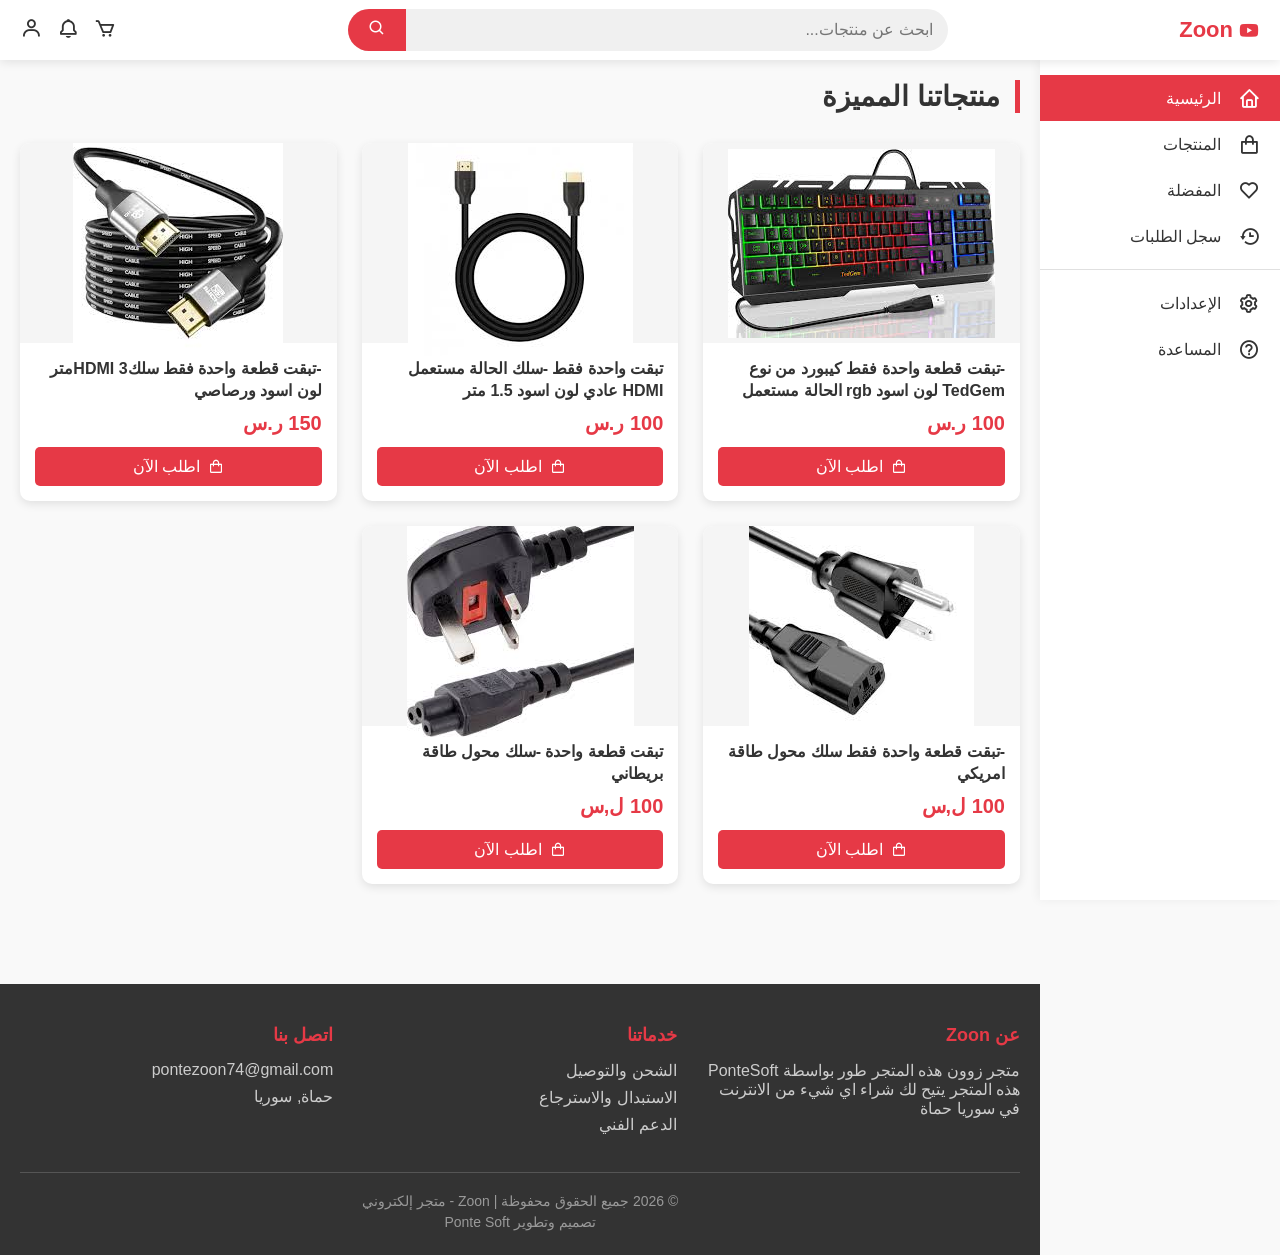
<file: index.html>
<!DOCTYPE html>
<html lang="ar" dir="rtl">
<head>
    <meta charset="UTF-8">
    <meta name="viewport" content="width=device-width, initial-scale=1.0">
    <title>Zoon - متجر إلكتروني</title>
    <link rel="stylesheet" href="style.css">
    <link rel="icon" href="img/img.png">
    <link href='https://unpkg.com/boxicons@2.1.4/css/boxicons.min.css' rel='stylesheet'>
    <link rel="stylesheet" href="https://cdnjs.cloudflare.com/ajax/libs/font-awesome/6.4.0/css/all.min.css">
</head>
<body>
    <!-- شريط التنقل العلوي (يشبه يوتيوب) -->
    <nav class="navbar">
        <div class="navbar-left">
            <button class="menu-icon" onclick="toggleMenu()">
                <i class='bx bx-menu'></i>
            </button>
            <div class="logo">
                <i class='bx bxl-youtube'></i>
                <span>Zoon</span>
            </div>
        </div>
        
        <div class="navbar-center">
            <div class="search-bar">
                <input type="text" placeholder="ابحث عن منتجات...">
                <button>
                    <i class='bx bx-search'></i>
                </button>
            </div>
        </div>
        
        <div class="navbar-right">
            <button><i class='bx bx-cart'></i></button>
            <button><i class='bx bx-bell'></i></button>
            <button><i class='bx bx-user'></i></button>
        </div>
    </nav>
    
    <!-- القائمة الجانبية (يشبه يوتيوب) -->
    <aside class="sidebar" id="sidebar">
        <a href="index.html" class="sidebar-item active">
            <i class='bx bx-home'></i>
            <span>الرئيسية</span>
        </a>
        <a href="#pro" class="sidebar-item">
            <i class='bx bx-shopping-bag'></i>
            <span>المنتجات</span>
        </a>
        <a href="#" class="sidebar-item">
            <i class='bx bx-heart'></i>
            <span>المفضلة</span>
        </a>
        <a href="#" class="sidebar-item">
            <i class='bx bx-history'></i>
            <span>سجل الطلبات</span>
        </a>
        <div class="sidebar-divider"></div>
        <a href="#" class="sidebar-item">
            <i class='bx bx-cog'></i>
            <span>الإعدادات</span>
        </a>
        <a href="#" class="sidebar-item">
            <i class='bx bx-help-circle'></i>
            <span>المساعدة</span>
        </a>
    </aside>
    
    <!-- المحتوى الرئيسي -->
    <main class="main-content">
        <h1 class="section-title">منتجاتنا المميزة</h1>
        <div class="products-grid" id="pro">
            <!-- المنتج 1 -->
            <div class="product-card">
                <div class="product-image">
                   <img src="img/keyboard.jpg" alt="">
                </div>
                <div class="product-info">
                    <h3 class="product-name">-تبقت قطعة واحدة فقط كيبورد من نوع TedGem لون اسود rgb الحالة مستعمل</h3>
                    <div class="product-price">100 ر.س</div>
                    <button class="order-button" onclick="openPopup('كييبورد TedGem')">
                        <i class='bx bx-shopping-bag'></i>
                        اطلب الآن
                    </button>
                </div>
            </div>
            
            <!-- المنتج 2 -->
            <div class="product-card">
                <div class="product-image">
                    <img src="img/hdmi1.jpg" alt="">
                </div>
                <div class="product-info">
                    <h3 class="product-name">تبقت واحدة فقط -سلك الحالة مستعمل HDMI عادي لون اسود 1.5 متر</h3>
                    <div class="product-price">100 ر.س</div>
                    <button class="order-button" onclick="openPopup('سلك hdmi عادي اسود')">
                        <i class='bx bx-shopping-bag'></i>
                        اطلب الآن
                    </button>
                </div>
            </div>
            
            <!-- المنتج 3 -->
            <div class="product-card">
                <div class="product-image">
                    <img src="img/HDMI3.jpg" alt="">
                </div>
                <div class="product-info">
                    <h3 class="product-name">-تبقت قطعة واحدة فقط سلكHDMI 3متر لون اسود ورصاصي </h3>
                    <div class="product-price">150 ر.س</div>
                    <button class="order-button" onclick="openPopup('سلك HDMI اسود ورصاصي')">
                        <i class='bx bx-shopping-bag'></i>
                        اطلب الآن
                    </button>
                </div>
            </div>
            
            <!-- المنتج 4 -->
            <div class="product-card">
                <div class="product-image">
                   <img src="img/khrb1.jpg" alt="">
                </div>
                <div class="product-info">
                    <h3 class="product-name">-تبقت قطعة واحدة فقط سلك محول طاقة امريكي</h3>
                    <div class="product-price">100 ل,س</div>
                    <button class="order-button" onclick="openPopup('سلك محول طاقة امريكي')">
                        <i class='bx bx-shopping-bag'></i>
                        اطلب الآن
                    </button>
                </div>
            </div>
            <!-- المنتج 2 -->
            <div class="product-card">
                <div class="product-image">
                   <img src="img/kahrb2.jpg" alt="">
                </div>
                <div class="product-info">
                    <h3 class="product-name"> تبقت قطعة واحدة -سلك محول طاقة بريطاني</h3>
                    <div class="product-price">100 ل,س</div>
                    <button class="order-button" onclick="openPopup('سلك محول طاقة بريطاني')">
                        <i class='bx bx-shopping-bag'></i>
                        اطلب الآن
                    </button>
                </div>
            </div>
        </div>
    </main>
    
    <!-- النافذة المنبثقة (تشبه يوتيوب) -->
    <div class="popup" id="popup">
        <div class="popup-content">
            <div class="popup-header">
                <h2 class="popup-title">اتمام الطلب</h2>
                <button class="close-button" onclick="closePoupup()">
                    <i class='bx bx-x'></i>
                </button>
            </div>
            <div class="popup-body">
                <form id="FORMS" method="POST">
                    <input type="hidden" id="productName" name="اسم الطلب">
                    
                    <div class="form-group">
                        <label for="fullName">الاسم الكامل</label>
                        <input type="text" id="fullName" name="الاسم" placeholder="أدخل اسمك الكامل" required>
                    </div>
                    
                    <div class="form-group">
                        <label for="phone">رقم الهاتف</label>
                        <input type="tel" id="phone" name="رقم الهاتف" placeholder="أدخل رقم هاتفك" required>
                    </div>
                    
                    <div class="form-group">
                        <label for="email">البريد الإلكتروني</label>
                        <input type="email" id="email" name="الايميل" placeholder="أدخل بريدك الإلكتروني">
                    </div>
                    
                    <div class="form-group">
                        <label for="address">العنوان الكامل</label>
                        <input type="text" id="address" name="العنوان" placeholder="أدخل عنوانك الكامل" required>
                    </div>
                    
                    <div class="form-group">
                        <label for="quantity">الكمية</label>
                        <input type="number" id="quantity" name="الكمية" min="1" value="1" required>
                    </div>
                    
                    <div class="form-group">
                        <label for="notes">معلومات إضافية</label>
                        <textarea id="notes" name="معلومات اضافية" placeholder="أي ملاحظات أو معلومات إضافية..."></textarea>
                    </div>
                    
                    <button type="submit" class="submit-button">
                        <i class='bx bx-send'></i>
                        إرسال الطلب
                    </button>
                </form>
            </div>
        </div>
    </div>
    
    <!-- التذييل -->
    <footer class="footer">
        <div class="container">
            <div class="footer-content">
                <div class="footer-section">
                    <h3>عن Zoon</h3>
                    <a href="#">متجر زوون هذه المتجر طور بواسطة PonteSoft هذه المتجر يتيح لك شراء اي شيء من الانترنت في سوريا حماة </a>
                </div>
                
                <div class="footer-section">
                    <h3>خدماتنا</h3>
                    <a href="pontezoon74@gmail.com">الشحن والتوصيل</a>
                    <a href="pontezoon74@gmail.com">الاستبدال والاسترجاع</a>
                    <a href="pontezoon74@gmail.com">الدعم الفني</a>
                </div>
                
                <div class="footer-section">
                    <h3>اتصل بنا</h3>
                    <a href="mailto:pontezoon74@gmail.com">pontezoon74@gmail.com</a>
                    <a href="#">حماة, سوريا</a>
                </div>
            </div>
            
            <div class="footer-bottom">
                <p>© 2026 جميع الحقوق محفوظة | Zoon - متجر إلكتروني</p>
                <p>تصميم وتطوير Ponte Soft</p>
            </div>
        </div>
    </footer>
    
    <script src="script.js"></script>
</body>
</html>
</file>
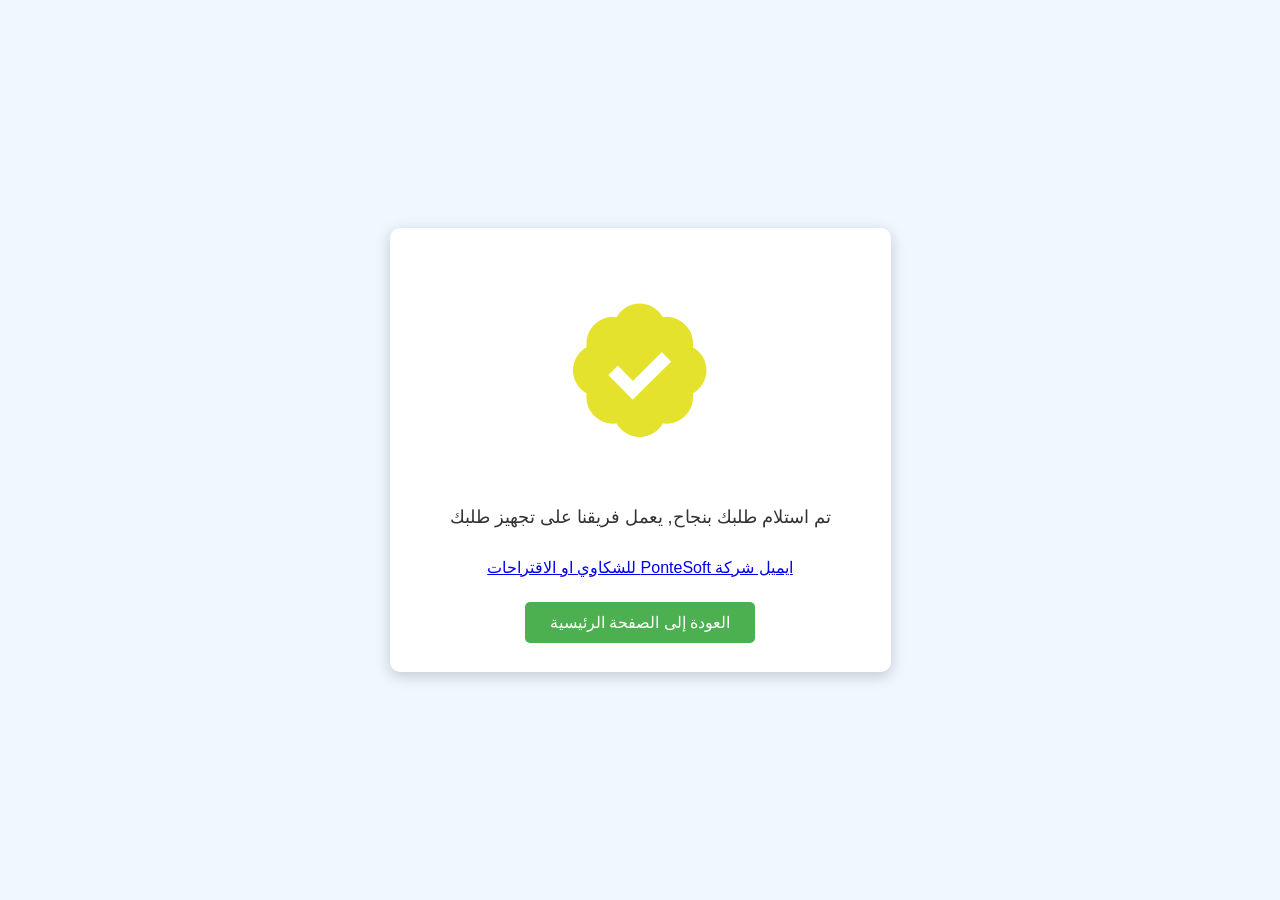
<file: Thanks.html>
<!DOCTYPE html>
<html lang="ar">
<head>
    <meta charset="UTF-8">
    <meta name="viewport" content="width=device-width, initial-scale=1.0">
    <title>صفحة الشكر</title>
    <link rel="icon" href="img/img.png">
    <link href='https://unpkg.com/boxicons@2.1.4/css/boxicons.min.css' rel='stylesheet'>
    <style>
        /* تنسيقات عامة للصفحة */
        body {
            font-family: 'Arial', sans-serif;
            background-color: #f0f8ff; /* لون خلفية هادئ */
            display: flex;
            justify-content: center;
            align-items: center;
            height: 100vh;
            margin: 0;
            direction: rtl; /* اتجاه الكتابة من اليمين إلى اليسار */
        }
        .thankyou-container {
            text-align: center;
            background-color: #ffffff;
            padding: 40px 60px;
            border-radius: 10px;
            box-shadow: 0 4px 15px rgba(0,0,0,0.2);
        }
        h1 {
            color: #4caf50; /* لون العنوان */
            margin-bottom: 20px;
        }
        p {
            font-size: 18px;
            color: #333333;
            margin-bottom: 30px;
        }
        .home-button {
            padding: 12px 25px;
            background-color: #4caf50;
            color: white;
            text-decoration: none;
            font-size: 16px;
            border-radius: 5px;
            transition: background-color 0.3s ease;
        }
        .home-button:hover {
            background-color: #45a049;
        }

        .bxs-badge-check{
            font-size: 10rem;
        }

        .gmail a{
            margin-top: -20%;
        }
    </style>
</head>
<body>
    <div class="thankyou-container">
        <h1><i class='bx bxs-badge-check' style='color:#e4e22d' ></i></h1>
        <br>
        <p>تم استلام طلبك بنجاح, يعمل فريقنا على تجهيز طلبك</p>
         <a href="mailto:ponte9354@gmail.com" class="gmail">ايميل شركة PonteSoft للشكاوي او الاقتراحات</a>
        <br>
        <br>
        <br>
        <a href="index.html" class="home-button">العودة إلى الصفحة الرئيسية</a>
      
    </div>
</body>
</html>
</file>
<file: style.css>
/* إعدادات عامة */
* {
    margin: 0;
    padding: 0;
    box-sizing: border-box;
    font-family: 'Segoe UI', Tahoma, Geneva, Verdana, sans-serif;
}

body {
    background-color: #f9f9f9;
    padding-top: 60px;
    padding-right: 240px;
    transition: padding-right 0.3s ease;
}

/* شريط التنقل */
.navbar {
    position: fixed;
    top: 0;
    right: 0;
    left: 0;
    height: 60px;
    background-color: white;
    display: flex;
    align-items: center;
    justify-content: space-between;
    padding: 0 20px;
    box-shadow: 0 2px 10px rgba(0,0,0,0.1);
    z-index: 1000;
}

.navbar-left {
    display: flex;
    align-items: center;
    gap: 15px;
}

.menu-icon {
    background: none;
    border: none;
    font-size: 24px;
    cursor: pointer;
    color: #333;
    display: none;
}

.logo {
    display: flex;
    align-items: center;
    gap: 5px;
    font-size: 22px;
    font-weight: bold;
    color: #e63946;
}

.navbar-center {
    flex: 0 1 600px;
}

.search-bar {
    display: flex;
    align-items: center;
    background-color: #f0f0f0;
    border-radius: 25px;
    overflow: hidden;
}

.search-bar input {
    flex: 1;
    padding: 10px 15px;
    border: none;
    background: none;
    outline: none;
    font-size: 16px;
}

.search-bar button {
    padding: 10px 20px;
    background-color: #e63946;
    color: white;
    border: none;
    cursor: pointer;
    font-size: 18px;
}

.navbar-right {
    display: flex;
    align-items: center;
    gap: 15px;
}

.navbar-right button {
    background: none;
    border: none;
    font-size: 22px;
    cursor: pointer;
    color: #333;
}

/* القائمة الجانبية */
.sidebar {
    position: fixed;
    top: 60px;
    right: 0;
    bottom: 0;
    width: 240px;
    background-color: white;
    overflow-y: auto;
    padding: 15px 0;
    box-shadow: -2px 0 10px rgba(0,0,0,0.05);
    transition: transform 0.3s ease;
    z-index: 900;
}

.sidebar-item {
    display: flex;
    align-items: center;
    gap: 15px;
    padding: 12px 20px;
    color: #333;
    text-decoration: none;
    transition: background-color 0.2s;
}

.sidebar-item:hover {
    background-color: #f0f0f0;
}

.sidebar-item.active {
    background-color: #e63946;
    color: white;
}

.sidebar-item i {
    font-size: 22px;
    width: 24px;
}

.sidebar-divider {
    height: 1px;
    background-color: #e0e0e0;
    margin: 10px 0;
}

/* المحتوى الرئيسي */
.main-content {
    padding: 20px;
    min-height: calc(100vh - 120px);
}

.section-title {
    font-size: 28px;
    margin-bottom: 30px;
    color: #333;
    border-right: 5px solid #e63946;
    padding-right: 15px;
}

/* شبكة المنتجات */
.products-grid {
    display: grid;
    grid-template-columns: repeat(auto-fill, minmax(280px, 1fr));
    gap: 25px;
    margin-bottom: 40px;
}

.product-card {
    background-color: white;
    border-radius: 10px;
    overflow: hidden;
    box-shadow: 0 3px 10px rgba(0,0,0,0.1);
    transition: transform 0.3s, box-shadow 0.3s;
}

.product-card:hover {
    transform: translateY(-5px);
    box-shadow: 0 5px 20px rgba(0,0,0,0.15);
}

.product-image {
    height: 200px;
    background-color: #f5f5f5;
    display: flex;
    align-items: center;
    justify-content: center;
}

.product-image i {
    font-size: 80px;
    color: #ccc;
}

.product-info {
    padding: 15px;
}

.product-name {
    font-size: 16px;
    margin-bottom: 8px;
    color: #333;
    line-height: 1.4;
}

.product-price {
    font-size: 20px;
    font-weight: bold;
    color: #e63946;
    margin-bottom: 12px;
}

.order-button {
    width: 100%;
    padding: 10px;
    background-color: #e63946;
    color: white;
    border: none;
    border-radius: 5px;
    font-size: 16px;
    cursor: pointer;
    display: flex;
    align-items: center;
    justify-content: center;
    gap: 8px;
    transition: background-color 0.2s;
}

.order-button:hover {
    background-color: #c82333;
}

/* النافذة المنبثقة */
.popup {
    display: none;
    position: fixed;
    top: 0;
    left: 0;
    width: 100%;
    height: 100%;
    background-color: rgba(0,0,0,0.5);
    z-index: 2000;
    align-items: center;
    justify-content: center;
}

.popup.active {
    display: flex;
}

.popup-content {
    background-color: white;
    border-radius: 10px;
    width: 90%;
    max-width: 500px;
    max-height: 90vh;
    overflow-y: auto;
}

.popup-header {
    padding: 15px 20px;
    border-bottom: 1px solid #eee;
    display: flex;
    align-items: center;
    justify-content: space-between;
}

.popup-title {
    font-size: 20px;
    color: #333;
}

.close-button {
    background: none;
    border: none;
    font-size: 24px;
    cursor: pointer;
    color: #999;
    transition: color 0.2s;
}

.close-button:hover {
    color: #e63946;
}

.popup-body {
    padding: 20px;
}

/* نموذج الطلب */
.form-group {
    margin-bottom: 20px;
}

.form-group label {
    display: block;
    margin-bottom: 5px;
    color: #333;
    font-weight: 500;
}

.form-group input,
.form-group textarea {
    width: 100%;
    padding: 10px;
    border: 1px solid #ddd;
    border-radius: 5px;
    font-size: 16px;
    transition: border-color 0.2s;
}

.form-group input:focus,
.form-group textarea:focus {
    outline: none;
    border-color: #e63946;
}

.form-group textarea {
    height: 100px;
    resize: vertical;
}

.submit-button {
    width: 100%;
    padding: 12px;
    background-color: #e63946;
    color: white;
    border: none;
    border-radius: 5px;
    font-size: 18px;
    cursor: pointer;
    display: flex;
    align-items: center;
    justify-content: center;
    gap: 8px;
    transition: background-color 0.2s;
}

.submit-button:hover {
    background-color: #c82333;
}

.submit-button:disabled {
    background-color: #ccc;
    cursor: not-allowed;
}

/* التذييل */
.footer {
    background-color: #333;
    color: white;
    padding: 40px 0 20px;
    margin-top: 40px;
}

.container {
    max-width: 1200px;
    margin: 0 auto;
    padding: 0 20px;
}

.footer-content {
    display: grid;
    grid-template-columns: repeat(auto-fit, minmax(250px, 1fr));
    gap: 30px;
    margin-bottom: 30px;
}

.footer-section h3 {
    margin-bottom: 15px;
    font-size: 18px;
    color: #e63946;
}

.footer-section a {
    display: block;
    color: #ccc;
    text-decoration: none;
    margin-bottom: 8px;
    transition: color 0.2s;
}

.footer-section a:hover {
    color: #e63946;
}

.footer-bottom {
    text-align: center;
    padding-top: 20px;
    border-top: 1px solid #555;
    color: #999;
    font-size: 14px;
}

.footer-bottom p {
    margin-bottom: 5px;
}

/* استعلامات الوسائط للشاشات الصغيرة */
@media (max-width: 768px) {
    body {
        padding-right: 0;
    }
    
    .menu-icon {
        display: block;
    }
    
    .sidebar {
        transform: translateX(100%);
    }
    
    .sidebar.active {
        transform: translateX(0);
    }
    
    .navbar-center {
        display: none;
    }
    
    .search-bar {
        position: absolute;
        top: 60px;
        left: 0;
        right: 0;
        margin: 10px;
        background-color: white;
        box-shadow: 0 2px 5px rgba(0,0,0,0.1);
    }
}
</file>
